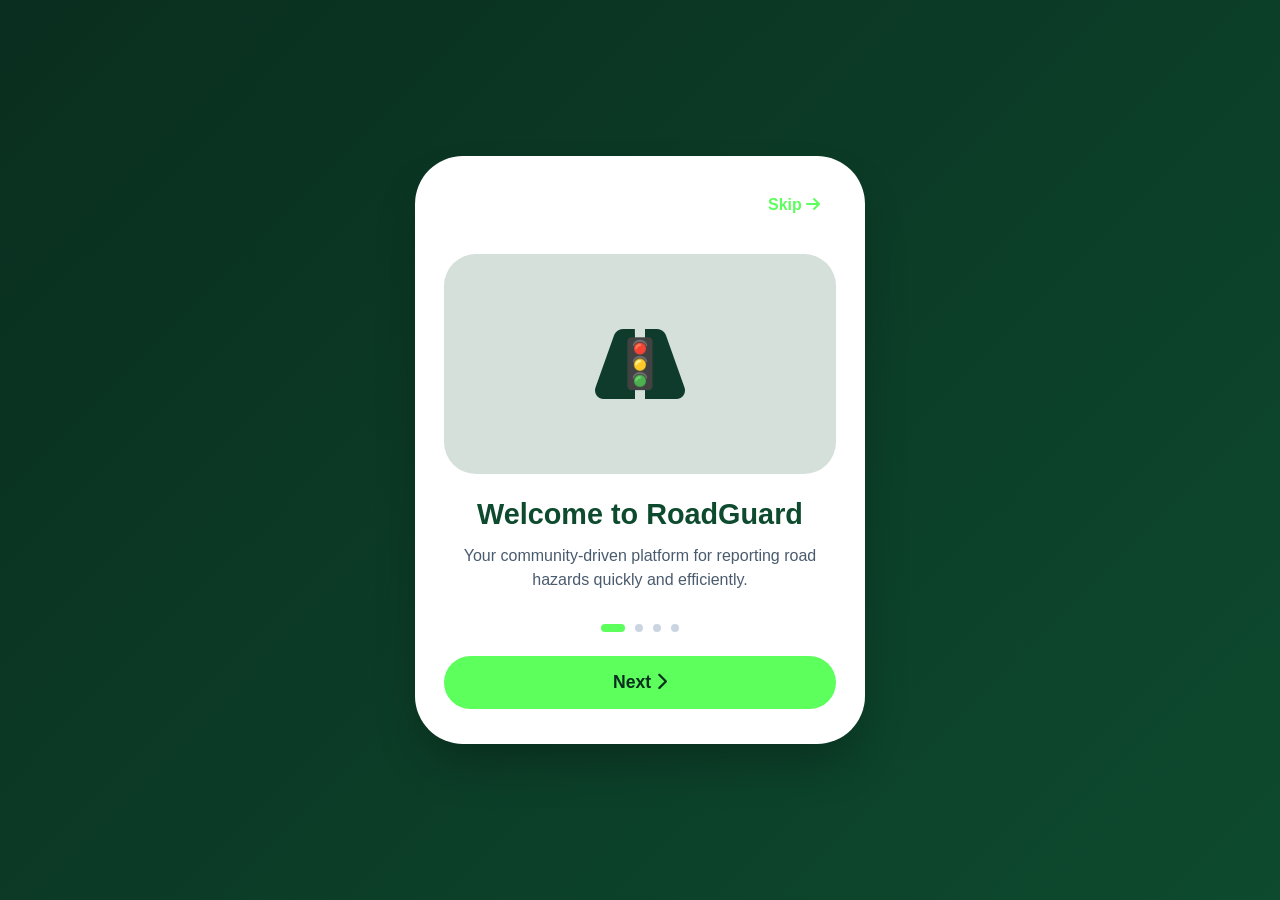
<file: index.html>
<!DOCTYPE html>
<html lang="en">
<head>
    <meta charset="UTF-8">
    <meta name="viewport" content="width=device-width, initial-scale=1.0, user-scalable=yes, viewport-fit=cover">
    <title>RoadGuard - Welcome</title>
    <link rel="stylesheet" href="https://cdnjs.cloudflare.com/ajax/libs/font-awesome/6.0.0-beta3/css/all.min.css">
    <link rel="stylesheet" href="style.css">
</head>
<body>
    <div id="onboardingRoot" class="onboarding-container"></div>
    <script src="onboarding.js"></script>
</body>
</html>
</file>
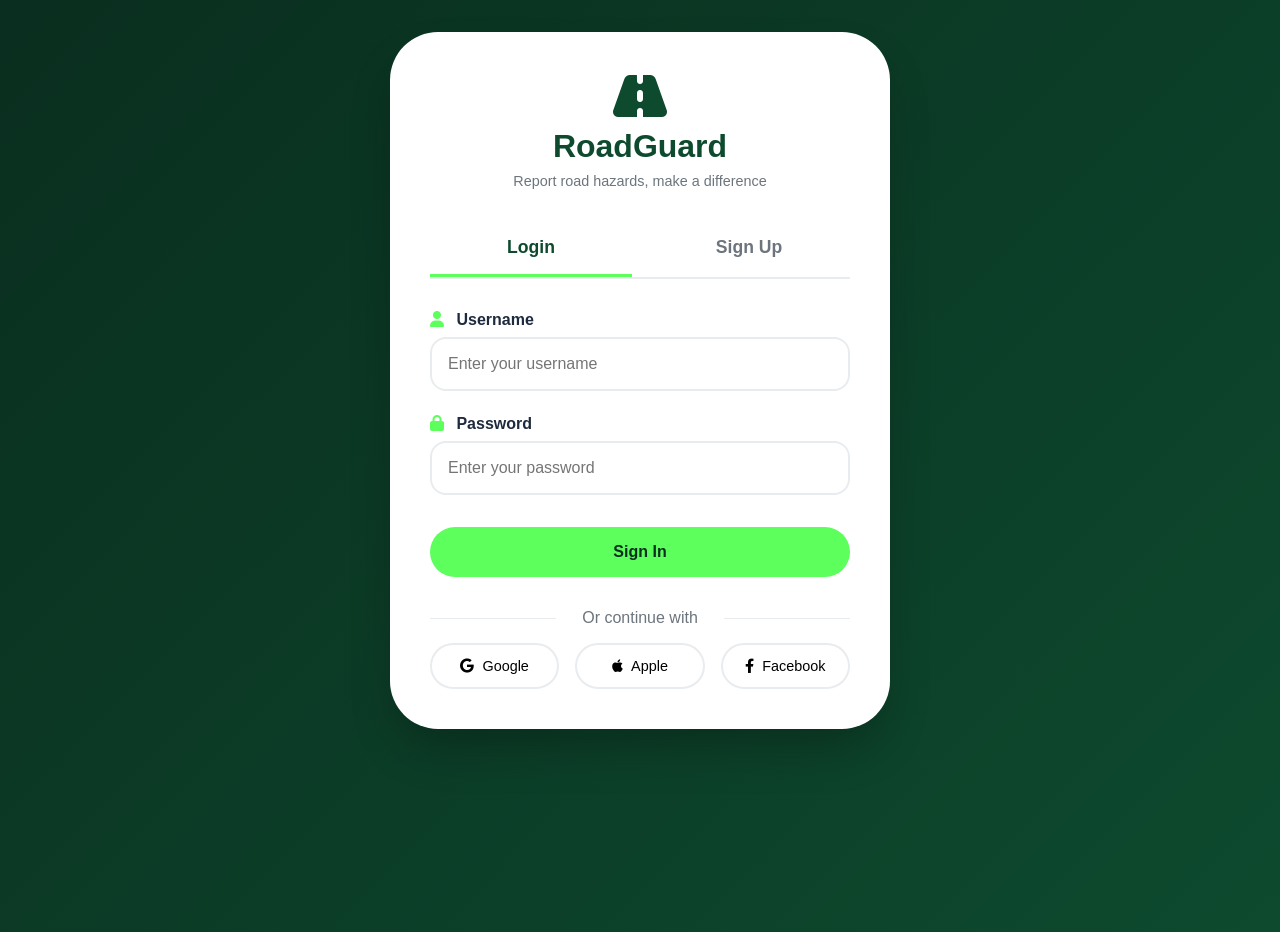
<file: login.html>
<!DOCTYPE html>
<html lang="en">
<head>
    <meta charset="UTF-8">
    <meta name="viewport" content="width=device-width, initial-scale=1.0, user-scalable=yes, viewport-fit=cover">
    <title>RoadGuard - Login/Signup</title>
    <link rel="stylesheet" href="https://cdnjs.cloudflare.com/ajax/libs/font-awesome/6.0.0-beta3/css/all.min.css">
    <link rel="stylesheet" href="style.css">
</head>
<body>
    <div class="auth-container">
        <div class="auth-logo">
            <i class="fas fa-road"></i>
            <h1>RoadGuard</h1>
            <p>Report road hazards, make a difference</p>
        </div>
        
        <div class="auth-tabs">
            <button class="auth-tab-btn active" id="loginTabBtn">Login</button>
            <button class="auth-tab-btn" id="signupTabBtn">Sign Up</button>
        </div>
        
        <!-- LOGIN FORM -->
        <div id="loginForm" class="auth-form active">
            <div class="form-group">
                <label><i class="fas fa-user"></i> Username</label>
                <input type="text" id="loginUsername" placeholder="Enter your username">
            </div>
            <div class="form-group">
                <label><i class="fas fa-lock"></i> Password</label>
                <input type="password" id="loginPassword" placeholder="Enter your password">
            </div>
            <button id="signinBtn" class="auth-primary-btn">Sign In</button>
            
            <div class="social-login">
                <p>Or continue with</p>
                <div class="social-icons">
                    <button class="social-btn google"><i class="fab fa-google"></i> Google</button>
                    <button class="social-btn apple"><i class="fab fa-apple"></i> Apple</button>
                    <button class="social-btn facebook"><i class="fab fa-facebook-f"></i> Facebook</button>
                </div>
            </div>
        </div>
        
        <!-- SIGNUP FORM - Step 1 -->
        <div id="signupForm" class="auth-form">
            <div class="form-group">
                <label><i class="fas fa-user"></i> Full Name</label>
                <input type="text" id="signupFullname" placeholder="Enter your full name">
            </div>
            <div class="form-group">
                <label><i class="fas fa-envelope"></i> Email</label>
                <input type="email" id="signupEmail" placeholder="Enter your email">
            </div>
            <button id="signupNextBtn" class="auth-primary-btn">Next →</button>
        </div>
        
        <!-- SIGNUP FORM - Step 2 -->
        <div id="signupPasswordForm" class="auth-form" style="display: none;">
            <div class="form-group">
                <label><i class="fas fa-lock"></i> Password</label>
                <input type="password" id="signupPassword" placeholder="Create a password">
            </div>
            <div class="form-group">
                <label><i class="fas fa-check-circle"></i> Confirm Password</label>
                <input type="password" id="signupConfirmPassword" placeholder="Confirm your password">
            </div>
            <button id="signupCompleteBtn" class="auth-primary-btn">Create Account →</button>
            <button id="signupBackBtn" class="auth-secondary-btn">← Back</button>
        </div>
    </div>

    <script src="auth.js"></script>
</body>
</html>
</file>
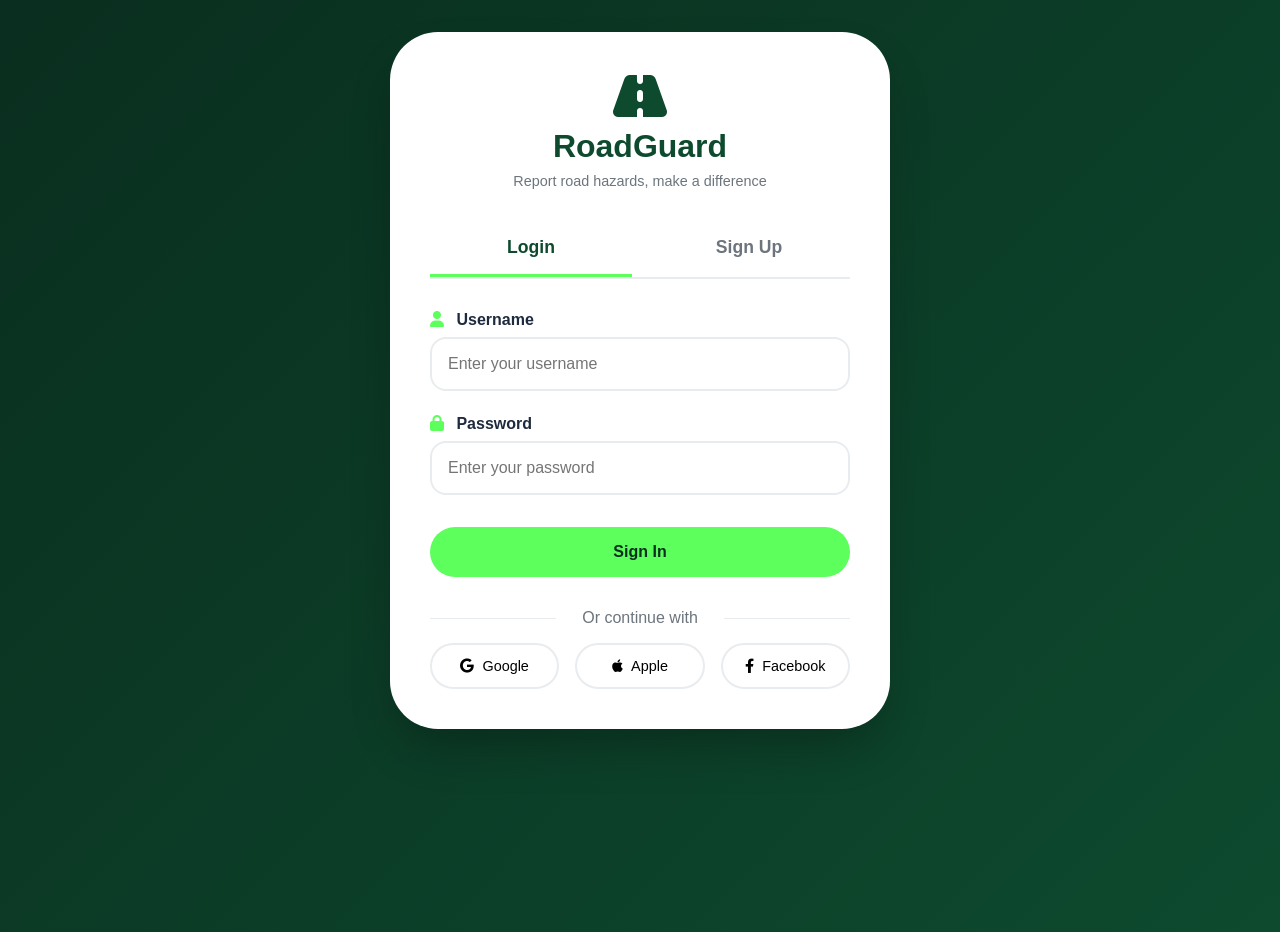
<file: myreports.html>
<!DOCTYPE html>
<html lang="en">
<head>
    <meta charset="UTF-8">
    <meta name="viewport" content="width=device-width, initial-scale=1.0, user-scalable=yes, viewport-fit=cover">
    <title>RoadGuard - My Reports</title>
    <link rel="stylesheet" href="https://cdnjs.cloudflare.com/ajax/libs/font-awesome/6.0.0-beta3/css/all.min.css">
    <link rel="stylesheet" href="style.css">
</head>
<body>
    <div class="page-container">
        <div class="page-header">
            <button class="back-btn-nav" id="backBtn"><i class="fas fa-arrow-left"></i> Back</button>
            <h2>My Reports</h2>
            <button class="refresh-btn" id="refreshBtn" style="background:none; border:none; font-size:1.2rem; cursor:pointer;">
                <i class="fas fa-sync-alt"></i>
            </button>
        </div>
        
        <div class="page-content" id="myReportsList">
            <div class="loading-message">Loading your reports...</div>
        </div>
    </div>

    <script src="myreport.js"></script>
</body>
</html>
</file>
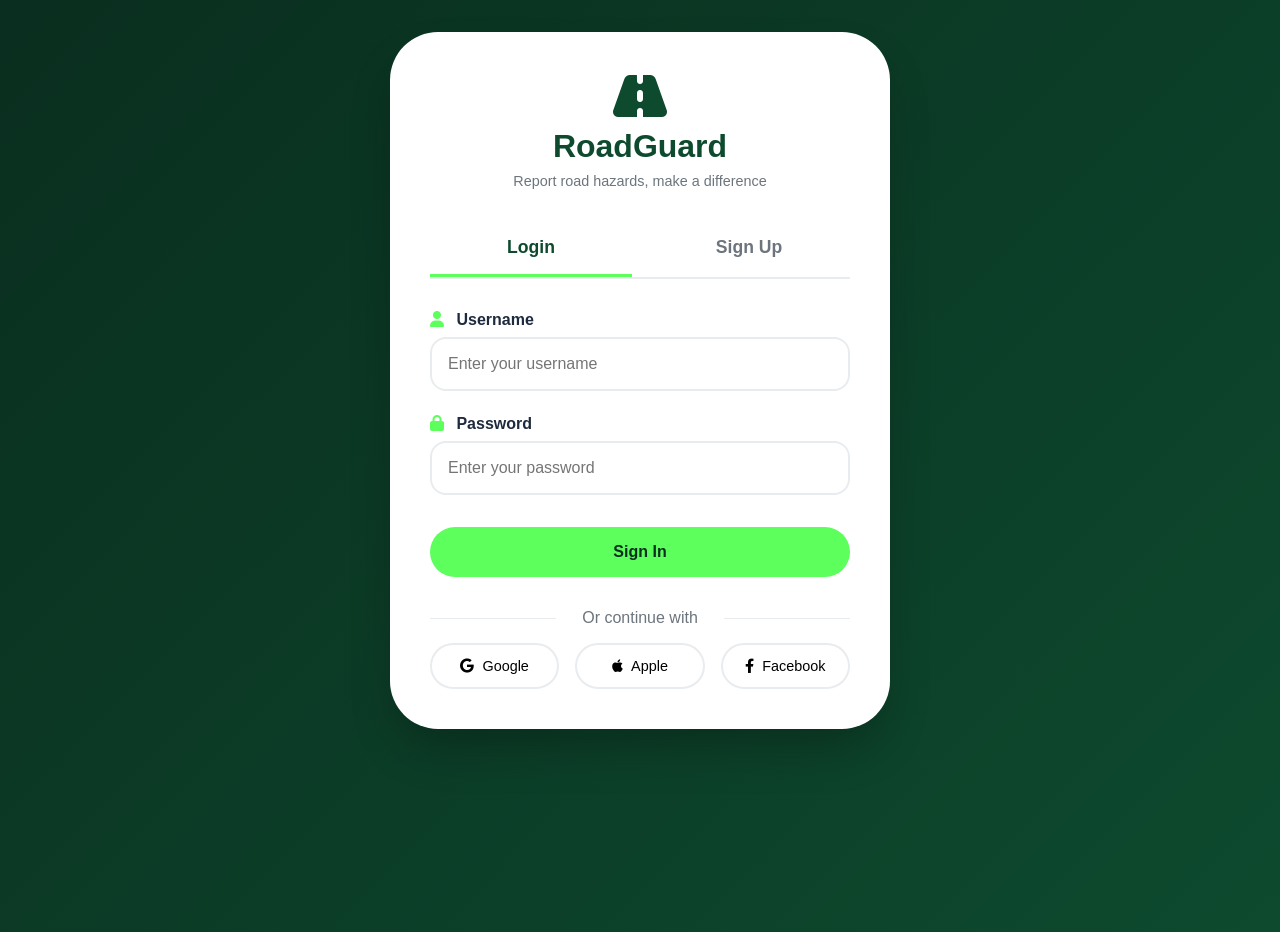
<file: profile.html>
<!DOCTYPE html>
<html lang="en">
<head>
    <meta charset="UTF-8">
    <meta name="viewport" content="width=device-width, initial-scale=1.0, user-scalable=yes, viewport-fit=cover">
    <title>RoadGuard - Profile</title>
    <link rel="stylesheet" href="https://cdnjs.cloudflare.com/ajax/libs/font-awesome/6.0.0-beta3/css/all.min.css">
    <link rel="stylesheet" href="style.css">
</head>
<body>
    <div class="page-container">
        <div class="page-header">
            <button class="back-btn-nav" id="backBtn"><i class="fas fa-arrow-left"></i> Back</button>
            <h2>Profile</h2>
            <button class="settings-gear-btn" id="settingsBtn"><i class="fas fa-cog"></i></button>
        </div>
        
        <div class="page-content">
            <div class="profile-card">
                <div class="profile-avatar">
                    <i class="fas fa-user-circle"></i>
                </div>
                <div class="profile-info">
                    <h3 id="profileFullname">Loading...</h3>
                    <p id="profileUsername">@username</p>
                    <p id="profileEmail">email@example.com</p>
                </div>
            </div>
            
            <div class="profile-stats">
                <div class="stat-item">
                    <span class="stat-number" id="totalReportsCount">0</span>
                    <span class="stat-label">Reports Submitted</span>
                </div>
                <div class="stat-item">
                    <span class="stat-number" id="activeReportsCount">0</span>
                    <span class="stat-label">Active Reports</span>
                </div>
            </div>
            
            <button id="logoutBtn" class="logout-profile-btn"><i class="fas fa-sign-out-alt"></i> Logout</button>
            <button id="toggleRoleBtn" class="toggle-role-btn"><i class="fas fa-exchange-alt"></i> Switch to Admin</button>
        </div>
    </div>

    <script src="profile.js"></script>
</body>
</html>
</file>
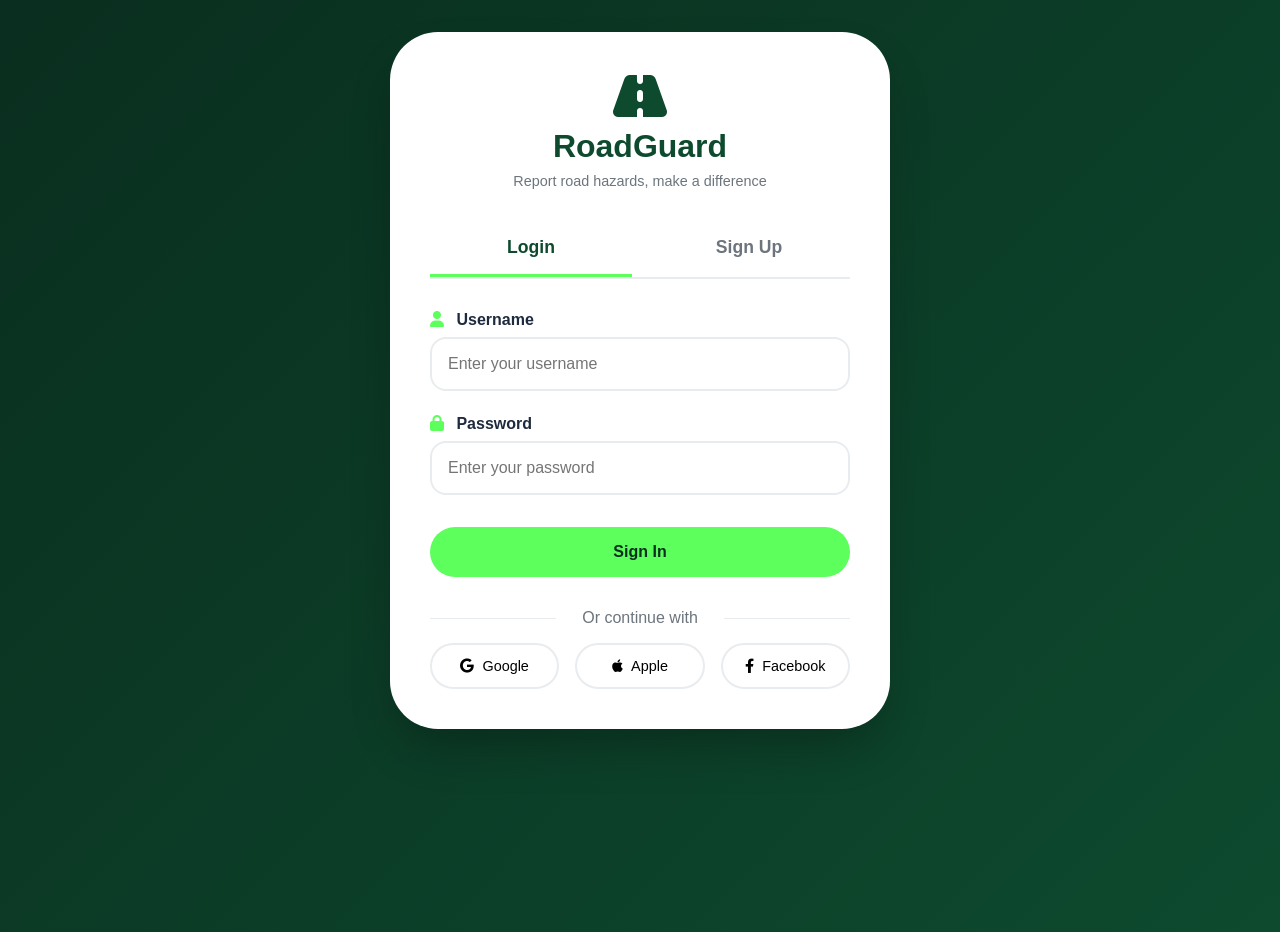
<file: settings.html>
<!DOCTYPE html>
<html lang="en">
<head>
    <meta charset="UTF-8">
    <meta name="viewport" content="width=device-width, initial-scale=1.0, user-scalable=yes, viewport-fit=cover">
    <title>RoadGuard - Settings</title>
    <link rel="stylesheet" href="https://cdnjs.cloudflare.com/ajax/libs/font-awesome/6.0.0-beta3/css/all.min.css">
    <link rel="stylesheet" href="style.css">
</head>
<body>
    <div class="page-container">
        <div class="page-header">
            <button class="back-btn-nav" id="backBtn"><i class="fas fa-arrow-left"></i> Back</button>
            <h2>Settings</h2>
            <div style="width: 50px;"></div>
        </div>
        
        <div class="page-content settings-content">
            <!-- Account Settings Section -->
            <div class="settings-section">
                <div class="section-header">
                    <i class="fas fa-user-circle"></i>
                    <h3>Account Settings</h3>
                </div>
                <div class="settings-list">
                    <div class="setting-item" id="editProfileBtn">
                        <div class="setting-info">
                            <i class="fas fa-user-edit"></i>
                            <span>Edit Profile</span>
                        </div>
                        <i class="fas fa-chevron-right"></i>
                    </div>
                    <div class="setting-item" id="changePasswordBtn">
                        <div class="setting-info">
                            <i class="fas fa-lock"></i>
                            <span>Change Password</span>
                        </div>
                        <i class="fas fa-chevron-right"></i>
                    </div>
                </div>
            </div>

            <!-- App Preferences Section -->
            <div class="settings-section">
                <div class="section-header">
                    <i class="fas fa-mobile-alt"></i>
                    <h3>App Preferences</h3>
                </div>
                <div class="settings-list">
                    <div class="setting-item" id="appearanceThemeBtn">
                        <div class="setting-info">
                            <i class="fas fa-palette"></i>
                            <span>Appearance / Theme</span>
                        </div>
                        <div class="setting-value" id="themeValue">Light</div>
                        <i class="fas fa-chevron-right"></i>
                    </div>
                    <div class="setting-item" id="languageBtn">
                        <div class="setting-info">
                            <i class="fas fa-language"></i>
                            <span>Language</span>
                        </div>
                        <div class="setting-value" id="languageValue">English</div>
                        <i class="fas fa-chevron-right"></i>
                    </div>
                </div>
            </div>

            <!-- Notifications Section -->
            <div class="settings-section">
                <div class="section-header">
                    <i class="fas fa-bell"></i>
                    <h3>Notifications</h3>
                </div>
                <div class="settings-list">
                    <div class="setting-item toggle-item">
                        <div class="setting-info">
                            <i class="fas fa-bell"></i>
                            <span>Push Notifications</span>
                        </div>
                        <label class="toggle-switch">
                            <input type="checkbox" id="pushNotifToggle">
                            <span class="toggle-slider"></span>
                        </label>
                    </div>
                    <div class="setting-item toggle-item">
                        <div class="setting-info">
                            <i class="fas fa-envelope"></i>
                            <span>Email Updates</span>
                        </div>
                        <label class="toggle-switch">
                            <input type="checkbox" id="emailUpdatesToggle">
                            <span class="toggle-slider"></span>
                        </label>
                    </div>
                </div>
            </div>

            <!-- Privacy and Location Section -->
            <div class="settings-section">
                <div class="section-header">
                    <i class="fas fa-shield-alt"></i>
                    <h3>Privacy and Location</h3>
                </div>
                <div class="settings-list">
                    <div class="setting-item toggle-item">
                        <div class="setting-info">
                            <i class="fas fa-globe"></i>
                            <span>Make my reports public</span>
                        </div>
                        <label class="toggle-switch">
                            <input type="checkbox" id="publicReportsToggle" checked>
                            <span class="toggle-slider"></span>
                        </label>
                    </div>
                    <div class="setting-item toggle-item">
                        <div class="setting-info">
                            <i class="fas fa-map-marker-alt"></i>
                            <span>Location visibility</span>
                        </div>
                        <label class="toggle-switch">
                            <input type="checkbox" id="locationVisibilityToggle" checked>
                            <span class="toggle-slider"></span>
                        </label>
                    </div>
                </div>
            </div>
        </div>
    </div>

    <!-- Edit Profile Modal -->
    <div id="editProfileModal" class="modal">
        <div class="modal-content">
            <div class="modal-header">
                <h3>Edit Profile</h3>
                <button class="close-modal">&times;</button>
            </div>
            <div class="modal-body">
                <div class="form-group">
                    <label>Full Name</label>
                    <input type="text" id="editFullname" placeholder="Enter your full name">
                </div>
                <div class="form-group">
                    <label>Email</label>
                    <input type="email" id="editEmail" placeholder="Enter your email">
                </div>
                <div class="form-group">
                    <label>Bio</label>
                    <textarea id="editBio" rows="3" placeholder="Tell us about yourself..."></textarea>
                </div>
            </div>
            <div class="modal-footer">
                <button class="modal-cancel-btn">Cancel</button>
                <button class="modal-save-btn" id="saveProfileBtn">Save Changes</button>
            </div>
        </div>
    </div>

    <!-- Change Password Modal -->
    <div id="changePasswordModal" class="modal">
        <div class="modal-content">
            <div class="modal-header">
                <h3>Change Password</h3>
                <button class="close-modal">&times;</button>
            </div>
            <div class="modal-body">
                <div class="form-group">
                    <label>Current Password</label>
                    <input type="password" id="currentPassword" placeholder="Enter current password">
                </div>
                <div class="form-group">
                    <label>New Password</label>
                    <input type="password" id="newPassword" placeholder="Enter new password">
                </div>
                <div class="form-group">
                    <label>Confirm New Password</label>
                    <input type="password" id="confirmNewPassword" placeholder="Confirm new password">
                </div>
            </div>
            <div class="modal-footer">
                <button class="modal-cancel-btn">Cancel</button>
                <button class="modal-save-btn" id="savePasswordBtn">Update Password</button>
            </div>
        </div>
    </div>

    <!-- Appearance/Theme Modal -->
    <div id="themeModal" class="modal">
        <div class="modal-content">
            <div class="modal-header">
                <h3>Appearance / Theme</h3>
                <button class="close-modal">&times;</button>
            </div>
            <div class="modal-body">
                <div class="theme-options">
                    <div class="theme-option" data-theme="light">
                        <div class="theme-preview light-preview"></div>
                        <span>Light</span>
                    </div>
                    <div class="theme-option" data-theme="dark">
                        <div class="theme-preview dark-preview"></div>
                        <span>Dark</span>
                    </div>
                    <div class="theme-option" data-theme="auto">
                        <div class="theme-preview auto-preview"></div>
                        <span>Auto (System)</span>
                    </div>
                </div>
            </div>
        </div>
    </div>

    <!-- Language Modal -->
    <div id="languageModal" class="modal">
        <div class="modal-content">
            <div class="modal-header">
                <h3>Select Language</h3>
                <button class="close-modal">&times;</button>
            </div>
            <div class="modal-body">
                <div class="language-options">
                    <div class="language-option" data-lang="en">
                        <i class="fas fa-language"></i>
                        <span>English</span>
                        <i class="fas fa-check check-icon"></i>
                    </div>
                    <div class="language-option" data-lang="fil">
                        <i class="fas fa-language"></i>
                        <span>Filipino (Tagalog)</span>
                        <i class="fas fa-check check-icon"></i>
                    </div>
                    <div class="language-option" data-lang="ceb">
                        <i class="fas fa-language"></i>
                        <span>Cebuano</span>
                        <i class="fas fa-check check-icon"></i>
                    </div>
                </div>
            </div>
        </div>
    </div>

    <script src="settings.js"></script>
</body>
</html>
</file>
<file: style.css>
* {
    margin: 0;
    padding: 0;
    box-sizing: border-box;
    font-family: 'Segoe UI', Tahoma, Geneva, Verdana, sans-serif;
}

body {
    background: linear-gradient(135deg, #0a2e1f 0%, #0d4a2e 100%);
    min-height: 100vh;
}

/* ============= ONBOARDING STYLES ============= */
.onboarding-container {
    width: 100%;
    display: flex;
    align-items: center;
    justify-content: center;
    padding: 2rem;
    min-height: 100vh;
}

.onboarding-card {
    background: white;
    border-radius: 48px;
    max-width: 450px;
    width: 100%;
    padding: 2rem 1.8rem 2.2rem;
    text-align: center;
    box-shadow: 0 25px 50px -12px rgba(0,0,0,0.3);
    animation: fadeInUp 0.5s ease;
}

@keyframes fadeInUp {
    from {
        opacity: 0;
        transform: translateY(30px);
    }
    to {
        opacity: 1;
        transform: translateY(0);
    }
}

.onboarding-header {
    display: flex;
    justify-content: space-between;
    align-items: center;
    margin-bottom: 2rem;
}

.back-btn, .skip-btn {
    background: none;
    border: none;
    font-size: 1rem;
    font-weight: 600;
    cursor: pointer;
    padding: 0.5rem 1rem;
    border-radius: 40px;
    transition: 0.2s;
}

.back-btn {
    color: #0d4a2e;
}

.back-btn:hover {
    background: #e9ecef;
}

.skip-btn {
    color: #5CFF5C;
}

.skip-btn:hover {
    background: #e8ffe8;
}

.onboarding-image {
    width: 100%;
    height: 220px;
    background: #e9ecef;
    border-radius: 32px;
    display: flex;
    align-items: center;
    justify-content: center;
    margin: 1.5rem 0;
    overflow: hidden;
}

.placeholder-img {
    width: 100%;
    height: 100%;
    background: #d4e0d9;
    display: flex;
    align-items: center;
    justify-content: center;
    font-size: 4rem;
    color: #0d4a2e;
}

.onboarding-title {
    font-size: 1.8rem;
    font-weight: 700;
    margin: 1rem 0 0.8rem;
    color: #0d4a2e;
}

.onboarding-desc {
    color: #4a5b6e;
    font-size: 1rem;
    line-height: 1.5;
    margin-bottom: 2rem;
}

.dot-indicators {
    display: flex;
    justify-content: center;
    gap: 10px;
    margin: 1rem 0 1.5rem;
}

.dot {
    width: 8px;
    height: 8px;
    border-radius: 50%;
    background: #cbd5e1;
    transition: 0.2s;
}

.dot.active {
    width: 24px;
    border-radius: 12px;
    background: #5CFF5C;
}

.next-btn, .get-started-btn {
    background: #5CFF5C;
    border: none;
    width: 100%;
    padding: 1rem;
    border-radius: 60px;
    font-weight: bold;
    font-size: 1.1rem;
    cursor: pointer;
    color: #0a2e1f;
    transition: 0.2s;
}

.next-btn:hover, .get-started-btn:hover {
    background: #3ccf3c;
    color: white;
}

/* ============= AUTH STYLES ============= */
.auth-container {
    background: white;
    border-radius: 48px;
    max-width: 500px;
    width: 90%;
    margin: 2rem auto;
    padding: 2.5rem;
    box-shadow: 0 25px 50px -12px rgba(0,0,0,0.3);
}

.auth-logo {
    text-align: center;
    margin-bottom: 2rem;
}

.auth-logo i { font-size: 3rem; color: #0d4a2e; }
.auth-logo h1 { font-size: 2rem; color: #0d4a2e; margin: 0.5rem 0; }
.auth-logo p { color: #6c757d; font-size: 0.9rem; }

.auth-tabs {
    display: flex;
    gap: 1rem;
    margin-bottom: 2rem;
    border-bottom: 2px solid #e9ecef;
}

.auth-tab-btn {
    flex: 1;
    background: none;
    border: none;
    padding: 1rem;
    font-size: 1.1rem;
    font-weight: 600;
    cursor: pointer;
    color: #6c757d;
    transition: 0.2s;
    border-bottom: 3px solid transparent;
}

.auth-tab-btn.active {
    color: #0d4a2e;
    border-bottom-color: #5CFF5C;
}

.auth-form { display: none; animation: fadeIn 0.3s ease; }
.auth-form.active { display: block; }

@keyframes fadeIn {
    from { opacity: 0; transform: translateY(10px); }
    to { opacity: 1; transform: translateY(0); }
}

.form-group { margin-bottom: 1.5rem; }
label { display: block; margin-bottom: 0.5rem; font-weight: 600; color: #1e2a3e; }
label i { margin-right: 8px; color: #5CFF5C; }

input, select, textarea {
    width: 100%;
    padding: 1rem;
    border: 2px solid #e9ecef;
    border-radius: 16px;
    font-size: 1rem;
    transition: 0.2s;
}

input:focus, select:focus, textarea:focus {
    outline: none;
    border-color: #5CFF5C;
}

.auth-primary-btn {
    width: 100%;
    padding: 1rem;
    background: #5CFF5C;
    border: none;
    border-radius: 40px;
    font-size: 1rem;
    font-weight: bold;
    color: #0a2e1f;
    cursor: pointer;
    transition: 0.2s;
    margin-top: 0.5rem;
}
.auth-primary-btn:hover { background: #3ccf3c; color: white; }

.auth-secondary-btn {
    width: 100%;
    padding: 1rem;
    background: #e9ecef;
    border: none;
    border-radius: 40px;
    font-size: 1rem;
    font-weight: bold;
    color: #1e2a3e;
    cursor: pointer;
    transition: 0.2s;
    margin-top: 0.5rem;
}
.auth-secondary-btn:hover { background: #dee2e6; }

.social-login { margin-top: 2rem; text-align: center; }
.social-login p {
    color: #6c757d;
    margin-bottom: 1rem;
    position: relative;
}
.social-login p::before,
.social-login p::after {
    content: "";
    position: absolute;
    top: 50%;
    width: 30%;
    height: 1px;
    background: #e9ecef;
}
.social-login p::before { left: 0; }
.social-login p::after { right: 0; }

.social-icons {
    display: flex;
    gap: 1rem;
    justify-content: center;
    flex-wrap: wrap;
}

.social-btn {
    flex: 1;
    padding: 0.8rem;
    border: 2px solid #e9ecef;
    background: white;
    border-radius: 40px;
    font-size: 0.9rem;
    font-weight: 500;
    cursor: pointer;
    transition: 0.2s;
    display: flex;
    align-items: center;
    justify-content: center;
    gap: 8px;
}
.social-btn.google:hover { background: #db4437; color: white; border-color: #db4437; }
.social-btn.apple:hover { background: #000; color: white; border-color: #000; }
.social-btn.facebook:hover { background: #4267B2; color: white; border-color: #4267B2; }

/* ============= HOMEPAGE STYLES ============= */
.homepage-container {
    position: relative;
    height: 100vh;
    width: 100%;
}

.search-container {
    position: absolute;
    top: 16px;
    left: 16px;
    right: 16px;
    z-index: 1000;
    display: flex;
    gap: 8px;
    background: white;
    border-radius: 50px;
    padding: 8px 16px;
    box-shadow: 0 4px 12px rgba(0,0,0,0.15);
    align-items: center;
}

.search-icon { color: #6c757d; font-size: 1.1rem; }
.search-input {
    flex: 1;
    border: none;
    padding: 12px 0;
    font-size: 1rem;
    outline: none;
    background: transparent;
}
.search-btn {
    background: #5CFF5C;
    border: none;
    width: 40px;
    height: 40px;
    border-radius: 50%;
    cursor: pointer;
    color: #0a2e1f;
    transition: 0.2s;
}
.search-btn:hover { background: #3ccf3c; color: white; }

.fullscreen-map {
    height: 100vh;
    width: 100%;
    z-index: 1;
}

.bottom-nav {
    position: absolute;
    bottom: 0;
    left: 0;
    right: 0;
    background: white;
    display: flex;
    justify-content: space-around;
    padding: 12px 20px 20px;
    border-radius: 30px 30px 0 0;
    box-shadow: 0 -4px 20px rgba(0,0,0,0.1);
    z-index: 1000;
}

.nav-item {
    display: flex;
    flex-direction: column;
    align-items: center;
    gap: 4px;
    cursor: pointer;
    color: #6c757d;
    transition: 0.2s;
    padding: 8px 16px;
    border-radius: 30px;
}
.nav-item i { font-size: 1.5rem; }
.nav-item span { font-size: 0.75rem; }
.nav-item.active { color: #5CFF5C; background: #e8ffe8; }
.nav-item:hover { background: #f0f4f8; }

.screen-hidden { display: none !important; }

#reportScreen, #myreportsScreen, #profileScreen {
    position: fixed;
    top: 0;
    left: 0;
    right: 0;
    bottom: 0;
    background: #f0f4f8;
    z-index: 1100;
    overflow-y: auto;
}

.screen-header {
    display: flex;
    align-items: center;
    justify-content: space-between;
    padding: 16px;
    background: white;
    border-bottom: 1px solid #e9ecef;
    position: sticky;
    top: 0;
    z-index: 100;
}

.back-btn-nav {
    background: none;
    border: none;
    font-size: 1rem;
    color: #0d4a2e;
    cursor: pointer;
    padding: 8px 12px;
    border-radius: 30px;
}
.back-btn-nav:hover { background: #e9ecef; }

.screen-content {
    padding: 20px;
    overflow-y: auto;
    height: calc(100vh - 70px);
}

.primary {
    background: #5CFF5C;
    border: none;
    padding: 0.8rem 1.5rem;
    border-radius: 40px;
    font-weight: bold;
    cursor: pointer;
    font-size: 1rem;
    width: 100%;
    transition: 0.2s;
    color: #0a2e1f;
}
.primary:hover { background: #3ccf3c; color: white; }

.location-btn { background: #0d4a2e !important; color: white !important; }
.location-btn:hover { background: #0a3a24 !important; }

.image-preview {
    max-width: 100%;
    max-height: 150px;
    margin-top: 8px;
    border-radius: 16px;
}

.report-card {
    background: white;
    border-radius: 20px;
    padding: 16px;
    margin-bottom: 12px;
    border-left: 5px solid #5CFF5C;
}
.report-card h4 { display: flex; justify-content: space-between; margin-bottom: 8px; }

.status-badge {
    font-size: 0.7rem;
    padding: 4px 8px;
    border-radius: 20px;
}
.status-resolved { background: #5CFF5C; color: #0a2e1f; }
.status-in-progress { background: #f9c74f; }
.status-pending { background: #f9844a; color: white; }

.profile-card {
    background: white;
    border-radius: 28px;
    padding: 24px;
    text-align: center;
    margin-bottom: 20px;
}
.profile-avatar i { font-size: 5rem; color: #0d4a2e; }
.profile-info h3 { margin: 12px 0 4px; color: #1e2a3e; }

.profile-stats {
    display: flex;
    gap: 16px;
    margin-bottom: 20px;
}
.stat-item {
    flex: 1;
    background: white;
    border-radius: 20px;
    padding: 16px;
    text-align: center;
}
.stat-number {
    font-size: 1.8rem;
    font-weight: bold;
    color: #0d4a2e;
    display: block;
}
.stat-label { font-size: 0.8rem; color: #6c757d; }

.logout-profile-btn, .toggle-role-btn {
    width: 100%;
    padding: 14px;
    border: none;
    border-radius: 40px;
    font-size: 1rem;
    font-weight: bold;
    cursor: pointer;
    margin-bottom: 12px;
}
.logout-profile-btn { background: #9e2a2a; color: white; }
.toggle-role-btn { background: #0d4a2e; color: white; }

.loading-message {
    text-align: center;
    padding: 40px;
    color: #6c757d;
}

.small-note { font-size: 0.75rem; color: gray; margin-top: 4px; }

/* Mobile optimizations */
@media (max-width: 600px) {
    .auth-container { padding: 1.5rem; width: 95%; }
    .social-icons { flex-direction: column; }
    .nav-item { padding: 8px 12px; }
    .nav-item i { font-size: 1.2rem; }
    .nav-item span { font-size: 0.7rem; }
}

/* ============= PAGE STYLES FOR SEPARATE FILES ============= */
.page-container {
    min-height: 100vh;
    background: #f0f4f8;
}

.page-header {
    display: flex;
    align-items: center;
    justify-content: space-between;
    padding: 16px;
    background: white;
    border-bottom: 1px solid #e9ecef;
    position: sticky;
    top: 0;
    z-index: 100;
}

.page-content {
    padding: 20px;
    padding-bottom: 40px;
}

.mini-map {
    height: 300px;
    border-radius: 20px;
    margin: 16px 0;
    border: 2px solid #5CFF5C;
}

.submit-btn {
    margin-top: 20px;
}

/* ============= SETTINGS GEAR BUTTON ============= */
.settings-gear-btn {
    background: none;
    border: none;
    font-size: 1.4rem;
    cursor: pointer;
    color: #0d4a2e;
    padding: 8px 12px;
    border-radius: 50%;
    transition: 0.2s;
    width: 44px;
    height: 44px;
    display: flex;
    align-items: center;
    justify-content: center;
}

.settings-gear-btn:hover {
    background: #e9ecef;
}

/* ============= SETTINGS PAGE STYLES ============= */
.settings-content {
    padding-bottom: 60px;
}

.settings-section {
    margin-bottom: 24px;
}

.section-header {
    display: flex;
    align-items: center;
    gap: 10px;
    margin-bottom: 12px;
    padding-left: 8px;
}

.section-header i {
    font-size: 1.2rem;
    color: #5CFF5C;
}

.section-header h3 {
    font-size: 1rem;
    color: #6c757d;
    font-weight: 500;
}

.settings-list {
    background: white;
    border-radius: 20px;
    overflow: hidden;
}

.setting-item {
    display: flex;
    align-items: center;
    justify-content: space-between;
    padding: 16px;
    border-bottom: 1px solid #e9ecef;
    cursor: pointer;
    transition: 0.2s;
}

.setting-item:last-child {
    border-bottom: none;
}

.setting-item:hover {
    background: #f8f9fa;
}

.setting-info {
    display: flex;
    align-items: center;
    gap: 12px;
}

.setting-info i {
    width: 24px;
    color: #0d4a2e;
    font-size: 1.1rem;
}

.setting-info span {
    font-size: 1rem;
    color: #1e2a3e;
}

.setting-value {
    color: #6c757d;
    font-size: 0.9rem;
    margin-right: 8px;
}

.setting-item i.fa-chevron-right {
    color: #cbd5e1;
    font-size: 0.8rem;
}

/* Toggle Switch */
.toggle-item {
    cursor: default;
}

.toggle-item:hover {
    background: transparent;
}

.toggle-switch {
    position: relative;
    display: inline-block;
    width: 50px;
    height: 26px;
}

.toggle-switch input {
    opacity: 0;
    width: 0;
    height: 0;
}

.toggle-slider {
    position: absolute;
    cursor: pointer;
    top: 0;
    left: 0;
    right: 0;
    bottom: 0;
    background-color: #cbd5e1;
    transition: 0.3s;
    border-radius: 34px;
}

.toggle-slider:before {
    position: absolute;
    content: "";
    height: 20px;
    width: 20px;
    left: 3px;
    bottom: 3px;
    background-color: white;
    transition: 0.3s;
    border-radius: 50%;
}

input:checked + .toggle-slider {
    background-color: #5CFF5C;
}

input:checked + .toggle-slider:before {
    transform: translateX(24px);
}

/* Modal Styles */
.modal {
    display: none;
    position: fixed;
    top: 0;
    left: 0;
    right: 0;
    bottom: 0;
    background: rgba(0, 0, 0, 0.5);
    z-index: 3000;
    align-items: center;
    justify-content: center;
}

.modal.open {
    display: flex;
}

.modal-content {
    background: white;
    border-radius: 28px;
    width: 90%;
    max-width: 400px;
    max-height: 85vh;
    overflow-y: auto;
    animation: slideUp 0.3s ease;
}

@keyframes slideUp {
    from {
        opacity: 0;
        transform: translateY(30px);
    }
    to {
        opacity: 1;
        transform: translateY(0);
    }
}

.modal-header {
    display: flex;
    justify-content: space-between;
    align-items: center;
    padding: 18px 20px;
    border-bottom: 1px solid #e9ecef;
}

.modal-header h3 {
    font-size: 1.2rem;
    color: #0d4a2e;
}

.close-modal {
    background: none;
    border: none;
    font-size: 1.5rem;
    cursor: pointer;
    color: #6c757d;
    padding: 0 8px;
}

.modal-body {
    padding: 20px;
}

.modal-footer {
    display: flex;
    gap: 12px;
    padding: 16px 20px;
    border-top: 1px solid #e9ecef;
}

.modal-cancel-btn, .modal-save-btn {
    flex: 1;
    padding: 12px;
    border: none;
    border-radius: 40px;
    font-size: 0.95rem;
    font-weight: 600;
    cursor: pointer;
}

.modal-cancel-btn {
    background: #e9ecef;
    color: #1e2a3e;
}

.modal-save-btn {
    background: #5CFF5C;
    color: #0a2e1f;
}

/* Theme Options */
.theme-options {
    display: flex;
    gap: 16px;
    justify-content: center;
}

.theme-option {
    text-align: center;
    cursor: pointer;
    padding: 12px;
    border-radius: 16px;
    transition: 0.2s;
}

.theme-option.selected {
    background: #f0f4f8;
    border: 2px solid #5CFF5C;
}

.theme-preview {
    width: 80px;
    height: 80px;
    border-radius: 20px;
    margin-bottom: 8px;
}

.light-preview {
    background: #ffffff;
    border: 1px solid #ddd;
    box-shadow: 0 2px 8px rgba(0,0,0,0.1);
}

.dark-preview {
    background: #1e2a3e;
    border: 1px solid #2c3e50;
}

.auto-preview {
    background: linear-gradient(135deg, #fff 50%, #1e2a3e 50%);
    border: 1px solid #ddd;
}

/* Language Options */
.language-options {
    display: flex;
    flex-direction: column;
    gap: 8px;
}

.language-option {
    display: flex;
    align-items: center;
    gap: 12px;
    padding: 14px 16px;
    border-radius: 16px;
    cursor: pointer;
    transition: 0.2s;
}

.language-option:hover {
    background: #f0f4f8;
}

.language-option.selected {
    background: #f0f4f8;
    border: 1px solid #5CFF5C;
}

.language-option i:first-child {
    width: 24px;
    color: #0d4a2e;
}

.language-option span {
    flex: 1;
}

.check-icon {
    color: #5CFF5C;
    display: none;
}

.language-option.selected .check-icon {
    display: block;
}

/* ============= BOTTOM SHEET STYLES ============= */
.bottom-sheet-overlay {
    position: fixed;
    top: 0;
    left: 0;
    right: 0;
    bottom: 0;
    background: rgba(0, 0, 0, 0.5);
    z-index: 2000;
    opacity: 0;
    visibility: hidden;
    transition: all 0.3s ease;
}

.bottom-sheet-overlay.open {
    opacity: 1;
    visibility: visible;
}

.bottom-sheet {
    position: fixed;
    bottom: 0;
    left: 0;
    right: 0;
    background: white;
    border-radius: 28px 28px 0 0;
    z-index: 2001;
    transform: translateY(100%);
    transition: transform 0.3s ease;
    max-height: 85vh;
    overflow-y: auto;
    box-shadow: 0 -4px 20px rgba(0, 0, 0, 0.15);
}

.bottom-sheet.open {
    transform: translateY(0);
}

.bottom-sheet-header {
    position: sticky;
    top: 0;
    background: white;
    padding: 12px 16px 8px;
    border-bottom: 1px solid #e9ecef;
    display: flex;
    justify-content: space-between;
    align-items: center;
}

.sheet-handle {
    width: 50px;
    height: 5px;
    background: #cbd5e1;
    border-radius: 10px;
    margin: 0 auto;
}

.close-sheet-btn {
    background: none;
    border: none;
    font-size: 1.2rem;
    cursor: pointer;
    color: #6c757d;
    padding: 8px;
    border-radius: 50%;
    transition: 0.2s;
}

.close-sheet-btn:hover {
    background: #e9ecef;
}

.bottom-sheet-content {
    padding: 16px 20px 30px;
}

.sheet-image-container {
    width: 100%;
    height: 200px;
    background: #f0f4f8;
    border-radius: 20px;
    overflow: hidden;
    margin-bottom: 16px;
    display: flex;
    align-items: center;
    justify-content: center;
}

.sheet-image {
    width: 100%;
    height: 100%;
    object-fit: cover;
}

.no-image-placeholder {
    text-align: center;
    color: #adb5bd;
}

.no-image-placeholder i {
    font-size: 3rem;
    margin-bottom: 8px;
}

.no-image-placeholder p {
    font-size: 0.9rem;
}

.sheet-title-row {
    display: flex;
    justify-content: space-between;
    align-items: center;
    margin-bottom: 16px;
}

.sheet-title-row h3 {
    font-size: 1.4rem;
    color: #1e2a3e;
}

.sheet-status-badge {
    padding: 6px 12px;
    border-radius: 30px;
    font-size: 0.8rem;
    font-weight: 600;
}

.sheet-status-badge.status-pending {
    background: #f9844a;
    color: white;
}

.sheet-status-badge.status-in-progress {
    background: #f9c74f;
    color: #1e2a3e;
}

.sheet-status-badge.status-resolved {
    background: #5CFF5C;
    color: #0a2e1f;
}

.sheet-reporter-info {
    display: flex;
    align-items: center;
    gap: 12px;
    padding: 12px;
    background: #f8f9fa;
    border-radius: 16px;
    margin-bottom: 20px;
}

.reporter-avatar {
    width: 48px;
    height: 48px;
    background: #0d4a2e;
    color: white;
    border-radius: 50%;
    display: flex;
    align-items: center;
    justify-content: center;
    font-weight: bold;
    font-size: 1.2rem;
}

.reporter-details {
    flex: 1;
}

.reporter-details strong {
    display: block;
    font-size: 1rem;
    color: #1e2a3e;
}

.reporter-label {
    font-size: 0.75rem;
    color: #6c757d;
}

.report-date {
    display: flex;
    align-items: center;
    gap: 6px;
    font-size: 0.75rem;
    color: #6c757d;
}

.sheet-section {
    margin-bottom: 20px;
}

.sheet-section h4 {
    margin-bottom: 8px;
    color: #0d4a2e;
    font-size: 1rem;
}

.sheet-section h4 i {
    margin-right: 6px;
    color: #5CFF5C;
}

.sheet-section p {
    color: #4a5b6e;
    line-height: 1.5;
}

.sheet-admin-actions {
    margin-top: 16px;
    padding-top: 16px;
    border-top: 1px solid #e9ecef;
}

.sheet-admin-actions h4 {
    margin-bottom: 12px;
    color: #0d4a2e;
}

.admin-action-buttons {
    display: flex;
    flex-wrap: wrap;
    gap: 10px;
}

.admin-btn {
    padding: 10px 16px;
    border: none;
    border-radius: 30px;
    font-size: 0.85rem;
    font-weight: 600;
    cursor: pointer;
    transition: 0.2s;
    flex: 1;
    min-width: 100px;
}

.admin-btn.pending-btn {
    background: #f9844a;
    color: white;
}

.admin-btn.progress-btn {
    background: #f9c74f;
    color: #1e2a3e;
}

.admin-btn.resolved-btn {
    background: #5CFF5C;
    color: #0a2e1f;
}

.admin-btn.delete-btn {
    background: #9e2a2a;
    color: white;
}

.admin-btn:hover {
    opacity: 0.85;
    transform: scale(0.98);
}

.update-msg {
    margin-top: 10px;
    padding: 8px;
    background: #d4edda;
    color: #155724;
    border-radius: 10px;
    font-size: 0.85rem;
    text-align: center;
    display: none;
}

/* Dark Theme (for demonstration) */
.dark-theme {
    background: #1a1a2e;
}

.dark-theme .page-container {
    background: #1a1a2e;
}

.dark-theme .settings-list,
.dark-theme .profile-card,
.dark-theme .stat-item,
.dark-theme .modal-content {
    background: #16213e;
    color: #eee;
}

.dark-theme .setting-item {
    border-bottom-color: #2c3e50;
}

.dark-theme .setting-info span {
    color: #eee;
}

.dark-theme .setting-item:hover {
    background: #1f2a4a;
}

/* ============= MINI MAP FIXES ============= */
/* Fix for the report page mini-map */
#miniMap {
    height: 300px;
    width: 100%;
    border-radius: 20px;
    margin: 16px 0;
    border: 2px solid #5CFF5C;
    z-index: 1;
    background: #f0f4f8;
}

/* Ensure leaflet tiles load properly */
.leaflet-container {
    background: #f0f4f8;
    border-radius: 20px;
}

.leaflet-tile {
    visibility: visible !important;
}

/* Fix for location inputs row */
.location-inputs {
    display: flex;
    gap: 10px;
    margin-top: 8px;
}

.location-inputs input {
    flex: 1;
    background: #f8f9fa;
    font-size: 12px;
    padding: 8px;
    text-align: center;
}

/* Make sure the mini-map is visible */
.page-content #miniMap {
    display: block;
}

/* Fix leaflet popup z-index */
.leaflet-popup {
    z-index: 1000;
}

/* Ensure markers are clickable */
.leaflet-marker-icon {
    cursor: pointer;
}

/* View on Map button */
.view-on-map-btn {
    width: 100%;
    padding: 10px;
    background: #0d4a2e;
    color: white;
    border: none;
    border-radius: 30px;
    font-size: 0.9rem;
    font-weight: bold;
    cursor: pointer;
    margin-top: 10px;
    transition: 0.2s;
    display: flex;
    align-items: center;
    justify-content: center;
    gap: 8px;
}

.view-on-map-btn:hover {
    background: #5CFF5C;
    color: #0a2e1f;
}
</file>
